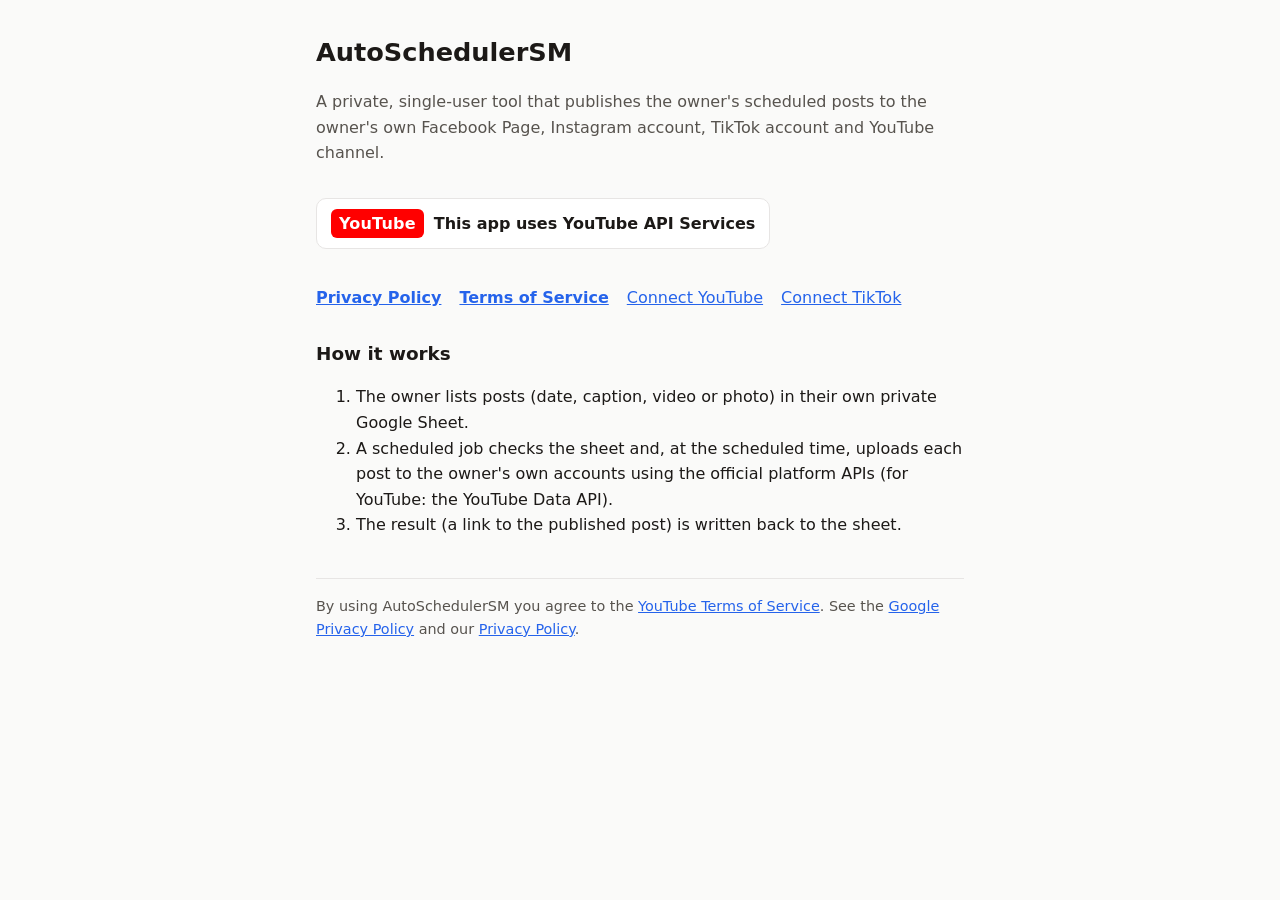
<file: docs/index.html>
<!doctype html>
<html lang="en">
<head>
<meta charset="utf-8"><meta name="viewport" content="width=device-width, initial-scale=1">
<title>AutoSchedulerSM</title>
<link rel="stylesheet" href="style.css">
</head>
<body><main>
<h1>AutoSchedulerSM</h1>
<p class="muted">A private, single-user tool that publishes the owner's scheduled posts to the owner's own Facebook Page, Instagram account, TikTok account and YouTube channel.</p>

<p class="yt-badge"><span class="yt">YouTube</span> This app uses YouTube API Services</p>

<nav class="links">
  <a href="privacy.html"><strong>Privacy Policy</strong></a>
  <a href="terms.html"><strong>Terms of Service</strong></a>
  <a href="youtube-callback.html">Connect YouTube</a>
  <a href="tiktok-callback.html">Connect TikTok</a>
</nav>

<h2>How it works</h2>
<ol>
  <li>The owner lists posts (date, caption, video or photo) in their own private Google Sheet.</li>
  <li>A scheduled job checks the sheet and, at the scheduled time, uploads each post to the owner's own accounts using the official platform APIs (for YouTube: the YouTube Data API).</li>
  <li>The result (a link to the published post) is written back to the sheet.</li>
</ol>

<footer class="muted">
  By using AutoSchedulerSM you agree to the <a href="https://www.youtube.com/t/terms">YouTube Terms of Service</a>.
  See the <a href="https://policies.google.com/privacy">Google Privacy Policy</a> and our <a href="privacy.html">Privacy Policy</a>.
</footer>
</main></body>
</html>
</file>
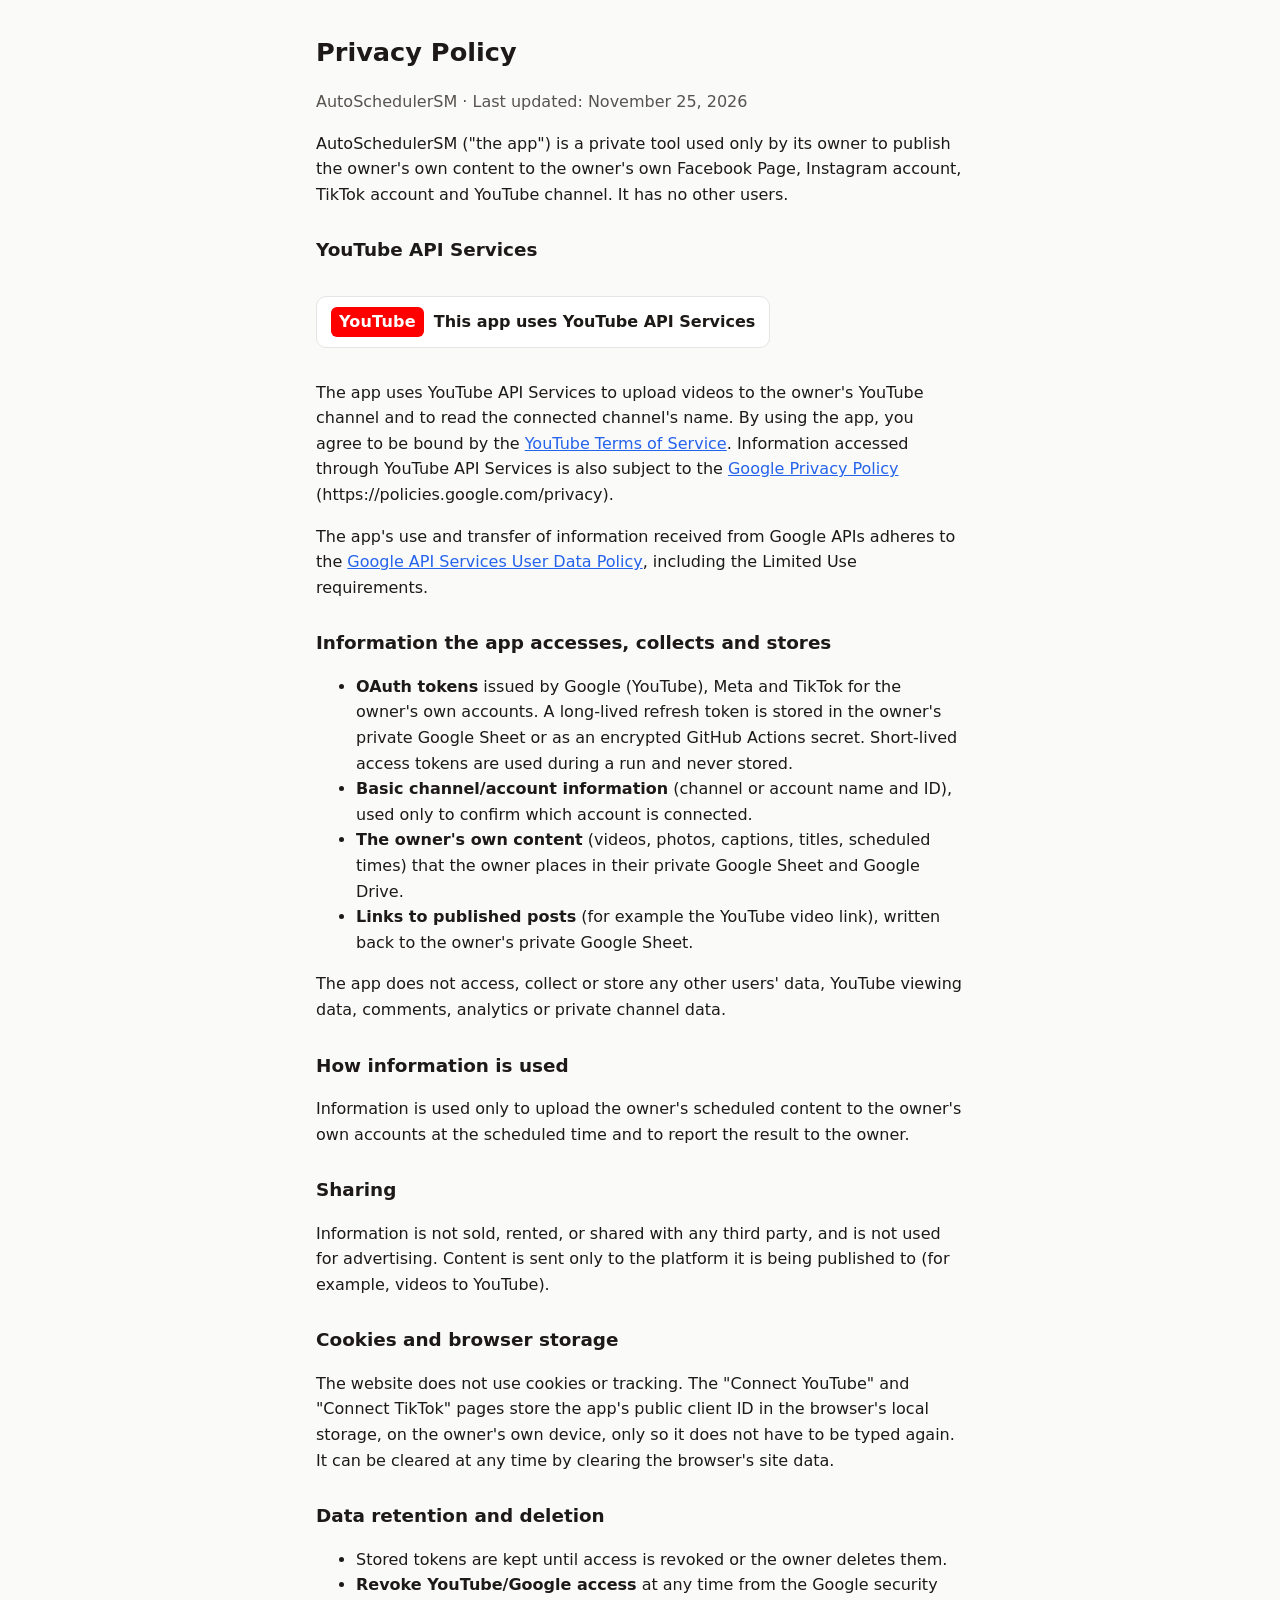
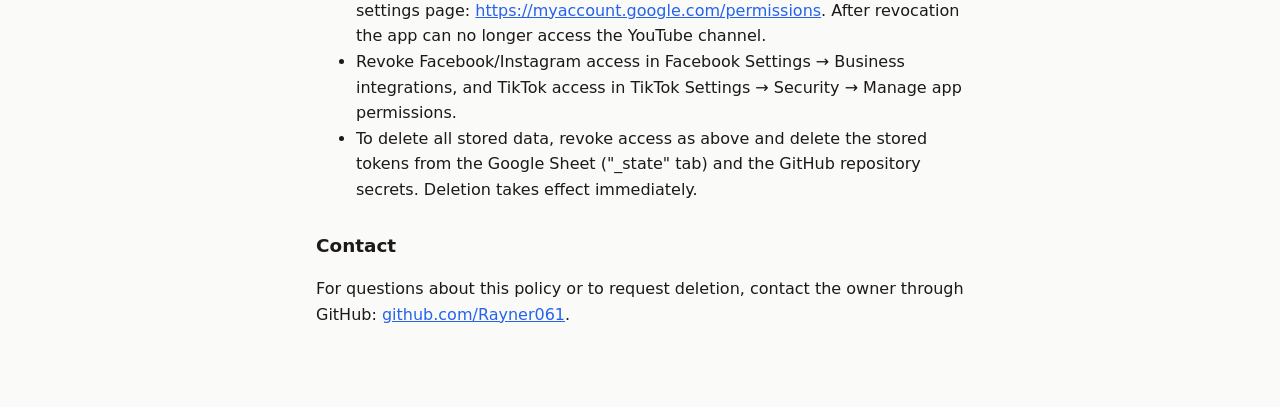
<file: docs/privacy.html>
<!doctype html>
<html lang="en">
<head>
<meta charset="utf-8"><meta name="viewport" content="width=device-width, initial-scale=1">
<title>Privacy Policy</title>
<link rel="stylesheet" href="style.css">
</head>
<body><main>
<h1>Privacy Policy</h1>
<p class="muted">AutoSchedulerSM · Last updated: November 25, 2026</p>

<p>AutoSchedulerSM ("the app") is a private tool used only by its owner to publish the owner's own content to the owner's own Facebook Page, Instagram account, TikTok account and YouTube channel. It has no other users.</p>

<h2>YouTube API Services</h2>
<p class="yt-badge"><span class="yt">YouTube</span> This app uses YouTube API Services</p>
<p>The app uses YouTube API Services to upload videos to the owner's YouTube channel and to read the connected channel's name. By using the app, you agree to be bound by the <a href="https://www.youtube.com/t/terms">YouTube Terms of Service</a>. Information accessed through YouTube API Services is also subject to the <a href="https://policies.google.com/privacy">Google Privacy Policy</a> (https://policies.google.com/privacy).</p>
<p>The app's use and transfer of information received from Google APIs adheres to the <a href="https://developers.google.com/terms/api-services-user-data-policy">Google API Services User Data Policy</a>, including the Limited Use requirements.</p>

<h2>Information the app accesses, collects and stores</h2>
<ul>
  <li><strong>OAuth tokens</strong> issued by Google (YouTube), Meta and TikTok for the owner's own accounts. A long-lived refresh token is stored in the owner's private Google Sheet or as an encrypted GitHub Actions secret. Short-lived access tokens are used during a run and never stored.</li>
  <li><strong>Basic channel/account information</strong> (channel or account name and ID), used only to confirm which account is connected.</li>
  <li><strong>The owner's own content</strong> (videos, photos, captions, titles, scheduled times) that the owner places in their private Google Sheet and Google Drive.</li>
  <li><strong>Links to published posts</strong> (for example the YouTube video link), written back to the owner's private Google Sheet.</li>
</ul>
<p>The app does not access, collect or store any other users' data, YouTube viewing data, comments, analytics or private channel data.</p>

<h2>How information is used</h2>
<p>Information is used only to upload the owner's scheduled content to the owner's own accounts at the scheduled time and to report the result to the owner.</p>

<h2>Sharing</h2>
<p>Information is not sold, rented, or shared with any third party, and is not used for advertising. Content is sent only to the platform it is being published to (for example, videos to YouTube).</p>

<h2>Cookies and browser storage</h2>
<p>The website does not use cookies or tracking. The "Connect YouTube" and "Connect TikTok" pages store the app's public client ID in the browser's local storage, on the owner's own device, only so it does not have to be typed again. It can be cleared at any time by clearing the browser's site data.</p>

<h2>Data retention and deletion</h2>
<ul>
  <li>Stored tokens are kept until access is revoked or the owner deletes them.</li>
  <li><strong>Revoke YouTube/Google access</strong> at any time from the Google security settings page: <a href="https://myaccount.google.com/permissions">https://myaccount.google.com/permissions</a>. After revocation the app can no longer access the YouTube channel.</li>
  <li>Revoke Facebook/Instagram access in Facebook Settings → Business integrations, and TikTok access in TikTok Settings → Security → Manage app permissions.</li>
  <li>To delete all stored data, revoke access as above and delete the stored tokens from the Google Sheet ("_state" tab) and the GitHub repository secrets. Deletion takes effect immediately.</li>
</ul>

<h2>Contact</h2>
<p>For questions about this policy or to request deletion, contact the owner through GitHub: <a href="https://github.com/Rayner061">github.com/Rayner061</a>.</p>
</main></body>
</html>
</file>
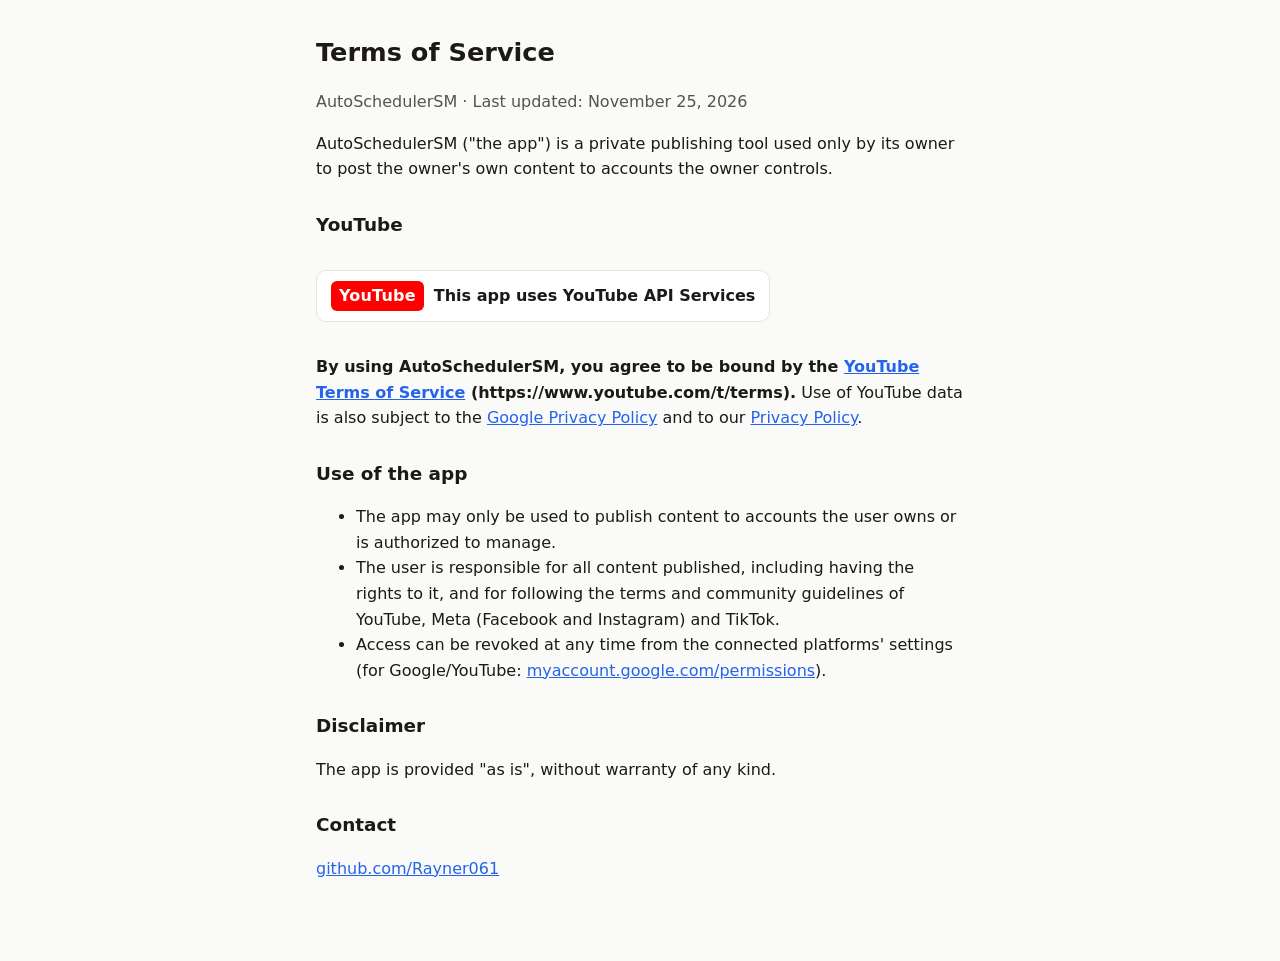
<file: docs/terms.html>
<!doctype html>
<html lang="en">
<head>
<meta charset="utf-8"><meta name="viewport" content="width=device-width, initial-scale=1">
<title>Terms of Service</title>
<link rel="stylesheet" href="style.css">
</head>
<body><main>
<h1>Terms of Service</h1>
<p class="muted">AutoSchedulerSM · Last updated: November 25, 2026</p>

<p>AutoSchedulerSM ("the app") is a private publishing tool used only by its owner to post the owner's own content to accounts the owner controls.</p>

<h2>YouTube</h2>
<p class="yt-badge"><span class="yt">YouTube</span> This app uses YouTube API Services</p>
<p><strong>By using AutoSchedulerSM, you agree to be bound by the <a href="https://www.youtube.com/t/terms">YouTube Terms of Service</a> (https://www.youtube.com/t/terms).</strong> Use of YouTube data is also subject to the <a href="https://policies.google.com/privacy">Google Privacy Policy</a> and to our <a href="privacy.html">Privacy Policy</a>.</p>

<h2>Use of the app</h2>
<ul>
  <li>The app may only be used to publish content to accounts the user owns or is authorized to manage.</li>
  <li>The user is responsible for all content published, including having the rights to it, and for following the terms and community guidelines of YouTube, Meta (Facebook and Instagram) and TikTok.</li>
  <li>Access can be revoked at any time from the connected platforms' settings (for Google/YouTube: <a href="https://myaccount.google.com/permissions">myaccount.google.com/permissions</a>).</li>
</ul>

<h2>Disclaimer</h2>
<p>The app is provided "as is", without warranty of any kind.</p>

<h2>Contact</h2>
<p><a href="https://github.com/Rayner061">github.com/Rayner061</a></p>
</main></body>
</html>
</file>
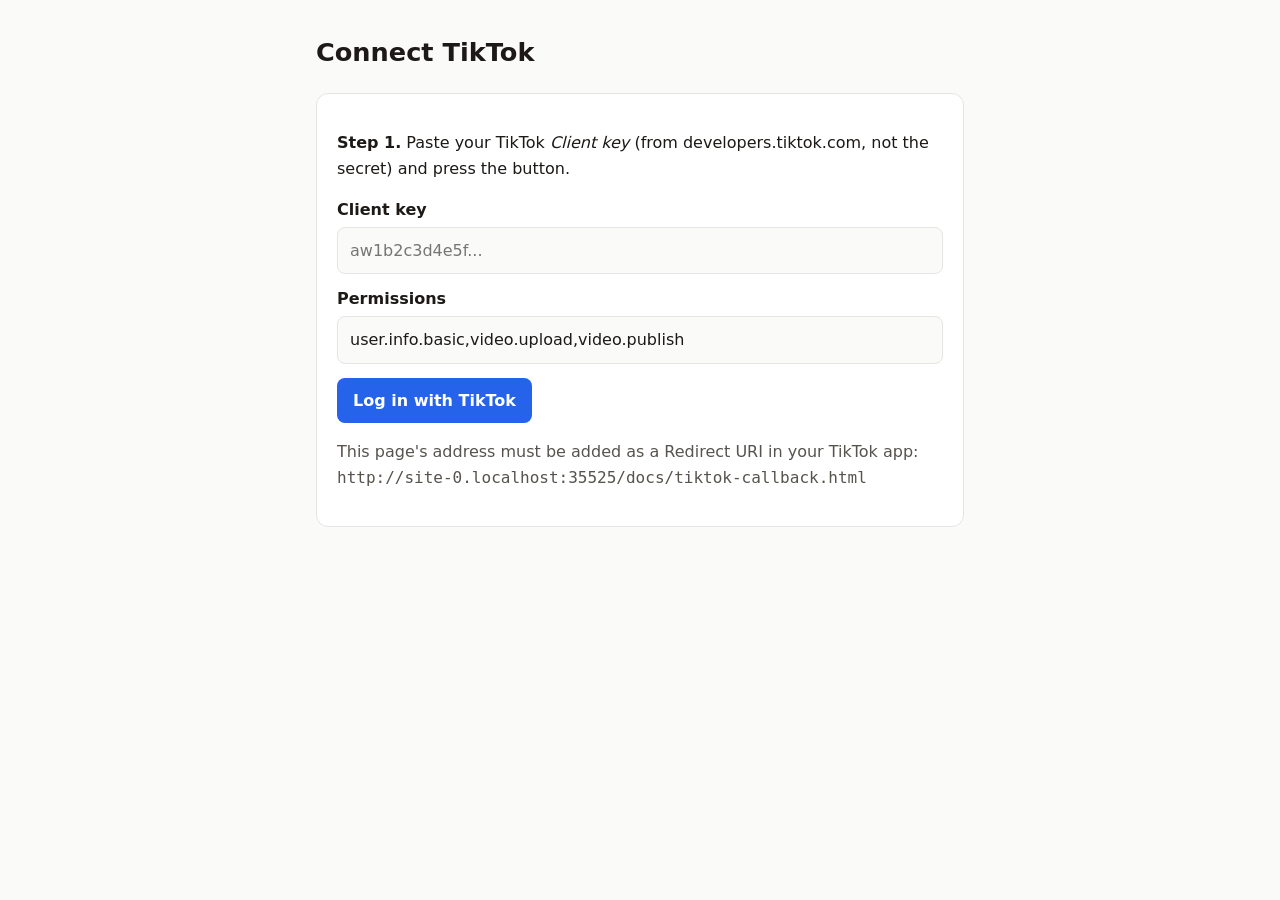
<file: docs/tiktok-callback.html>
<!doctype html>
<html lang="en">
<head>
<meta charset="utf-8"><meta name="viewport" content="width=device-width, initial-scale=1">
<title>Connect TikTok</title>
<link rel="stylesheet" href="style.css">
</head>
<body><main>
<h1>Connect TikTok</h1>

<div class="card" id="result" hidden></div>

<div class="card" id="start">
  <p><strong>Step 1.</strong> Paste your TikTok <em>Client key</em> (from developers.tiktok.com, not the secret) and press the button.</p>
  <label for="key">Client key</label>
  <input id="key" autocomplete="off" placeholder="aw1b2c3d4e5f...">
  <label for="scopes">Permissions</label>
  <input id="scopes" value="user.info.basic,video.upload,video.publish">
  <button id="go">Log in with TikTok</button>
  <p class="muted">This page's address must be added as a Redirect URI in your TikTok app:<br><code id="self"></code></p>
</div>

<script>
  const here = location.origin + location.pathname;
  document.getElementById("self").textContent = here;
  const params = new URLSearchParams(location.search);
  const box = document.getElementById("result");
  if (params.get("code")) {
    const code = params.get("code");
    box.hidden = false;
    box.innerHTML = '<p><strong>Step 2.</strong> Copy this code. In GitHub open <em>Actions &rarr; Autopost &rarr; Run workflow</em>, choose <code>tiktok-connect</code>, paste it into <em>login_code</em> and run. Do this within a few minutes - the code expires quickly.</p><span class="code" id="code"></span><button id="copy">Copy code</button>';
    document.getElementById("code").textContent = code;
    document.getElementById("copy").onclick = () => navigator.clipboard.writeText(code).then(() => { document.getElementById("copy").textContent = "Copied!"; });
    history.replaceState(null, "", here);
  } else if (params.get("error")) {
    box.hidden = false;
    box.textContent = "TikTok returned an error: " + params.get("error") + " " + (params.get("error_description") || "");
  }
  try { document.getElementById("key").value = localStorage.getItem("tt_key") || ""; } catch (e) {}
  document.getElementById("go").onclick = () => {
    const key = document.getElementById("key").value.trim();
    if (!key) { alert("Paste your Client key first."); return; }
    try { localStorage.setItem("tt_key", key); } catch (e) {}
    const q = new URLSearchParams({
      client_key: key,
      scope: document.getElementById("scopes").value.trim(),
      response_type: "code",
      redirect_uri: here,
      state: Math.random().toString(36).slice(2)
    });
    location.href = "https://www.tiktok.com/v2/auth/authorize/?" + q.toString();
  };
</script>
</main></body>
</html>
</file>
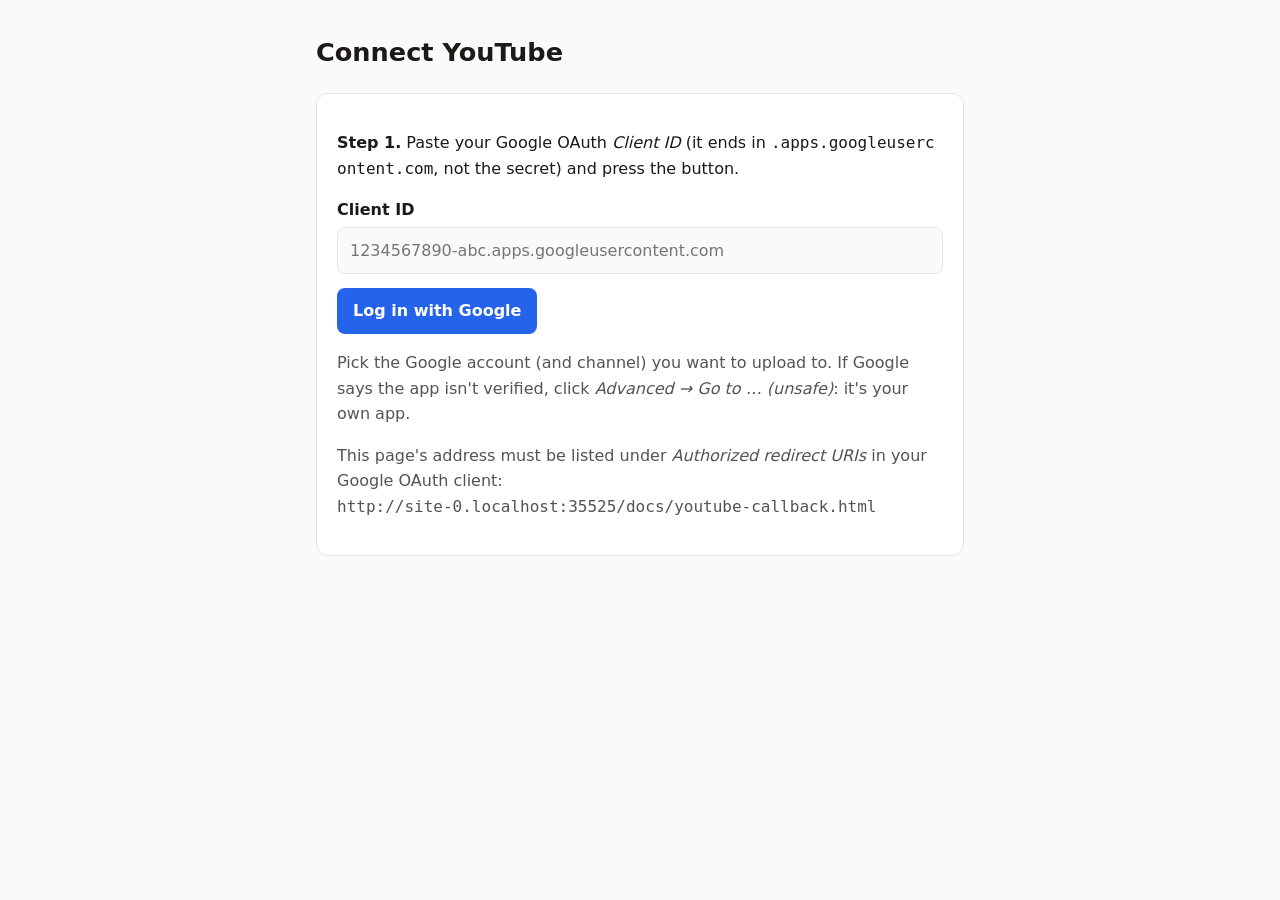
<file: docs/youtube-callback.html>
<!doctype html>
<html lang="en">
<head>
<meta charset="utf-8"><meta name="viewport" content="width=device-width, initial-scale=1">
<title>Connect YouTube</title>
<link rel="stylesheet" href="style.css">
</head>
<body><main>
<h1>Connect YouTube</h1>

<div class="card" id="result" hidden></div>

<div class="card" id="start">
  <p><strong>Step 1.</strong> Paste your Google OAuth <em>Client ID</em> (it ends in <code>.apps.googleusercontent.com</code>, not the secret) and press the button.</p>
  <label for="cid">Client ID</label>
  <input id="cid" autocomplete="off" placeholder="1234567890-abc.apps.googleusercontent.com">
  <button id="go">Log in with Google</button>
  <p class="muted">Pick the Google account (and channel) you want to upload to. If Google says the app isn't verified, click <em>Advanced &rarr; Go to … (unsafe)</em>: it's your own app.</p>
  <p class="muted">This page's address must be listed under <em>Authorized redirect URIs</em> in your Google OAuth client:<br><code id="self"></code></p>
</div>

<script>
  const here = location.origin + location.pathname;
  document.getElementById("self").textContent = here;
  const params = new URLSearchParams(location.search);
  const box = document.getElementById("result");
  if (params.get("code")) {
    const code = params.get("code");
    box.hidden = false;
    box.innerHTML = '<p><strong>Step 2.</strong> Copy this code. In GitHub open <em>Actions &rarr; Autopost &rarr; Run workflow</em>, choose <code>youtube-connect</code>, paste it into <em>login_code</em> and run. Do this within a few minutes - the code expires quickly.</p><span class="code" id="code"></span><button id="copy">Copy code</button>';
    document.getElementById("code").textContent = code;
    document.getElementById("copy").onclick = () => navigator.clipboard.writeText(code).then(() => { document.getElementById("copy").textContent = "Copied!"; });
    history.replaceState(null, "", here);
  } else if (params.get("error")) {
    box.hidden = false;
    box.textContent = "Google returned an error: " + params.get("error");
  }
  try { document.getElementById("cid").value = localStorage.getItem("yt_cid") || ""; } catch (e) {}
  document.getElementById("go").onclick = () => {
    const cid = document.getElementById("cid").value.trim();
    if (!cid) { alert("Paste your Client ID first."); return; }
    try { localStorage.setItem("yt_cid", cid); } catch (e) {}
    const q = new URLSearchParams({
      client_id: cid,
      redirect_uri: here,
      response_type: "code",
      scope: "https://www.googleapis.com/auth/youtube.upload https://www.googleapis.com/auth/youtube.readonly",
      access_type: "offline",
      prompt: "consent"
    });
    location.href = "https://accounts.google.com/o/oauth2/v2/auth?" + q.toString();
  };
</script>
</main></body>
</html>
</file>
<file: docs/style.css>
:root { --bg:#fafaf9; --fg:#1c1917; --muted:#57534e; --card:#ffffff; --line:#e7e5e4; --accent:#2563eb; }
@media (prefers-color-scheme: dark) { :root { --bg:#1c1917; --fg:#f5f5f4; --muted:#a8a29e; --card:#292524; --line:#44403c; --accent:#60a5fa; } }
* { box-sizing: border-box; }
body { margin:0; background:var(--bg); color:var(--fg); font:16px/1.6 system-ui, -apple-system, Segoe UI, Roboto, sans-serif; }
main { max-width: 680px; margin: 0 auto; padding: 32px 16px 64px; }
h1 { font-size: 1.6rem; margin: 0 0 8px; }
h2 { font-size: 1.15rem; margin-top: 28px; }
p, li { color: var(--fg); }
.muted { color: var(--muted); }
.card { background:var(--card); border:1px solid var(--line); border-radius:12px; padding:20px; margin:20px 0; }
label { display:block; font-weight:600; margin: 12px 0 4px; }
input { width:100%; padding:10px 12px; border:1px solid var(--line); border-radius:8px; background:var(--bg); color:var(--fg); font:inherit; }
button { margin-top:14px; padding:10px 16px; border:0; border-radius:8px; background:var(--accent); color:#fff; font:inherit; font-weight:600; cursor:pointer; }
code, .code { font-family: ui-monospace, SFMono-Regular, Menlo, monospace; word-break: break-all; }
.code { display:block; padding:12px; border-radius:8px; background:var(--bg); border:1px solid var(--line); margin-top:8px; }
a { color: var(--accent); }
.yt-badge { display:inline-flex; align-items:center; gap:10px; padding:10px 14px; border:1px solid var(--line); border-radius:10px; background:var(--card); font-weight:600; }
.yt-badge .yt { color:#fff; background:#FF0000; border-radius:6px; padding:2px 8px; font-weight:700; letter-spacing:.2px; }
nav.links { display:flex; flex-wrap:wrap; gap:8px 18px; margin:20px 0; }
footer { margin-top:40px; padding-top:16px; border-top:1px solid var(--line); font-size:.9rem; }
</file>
